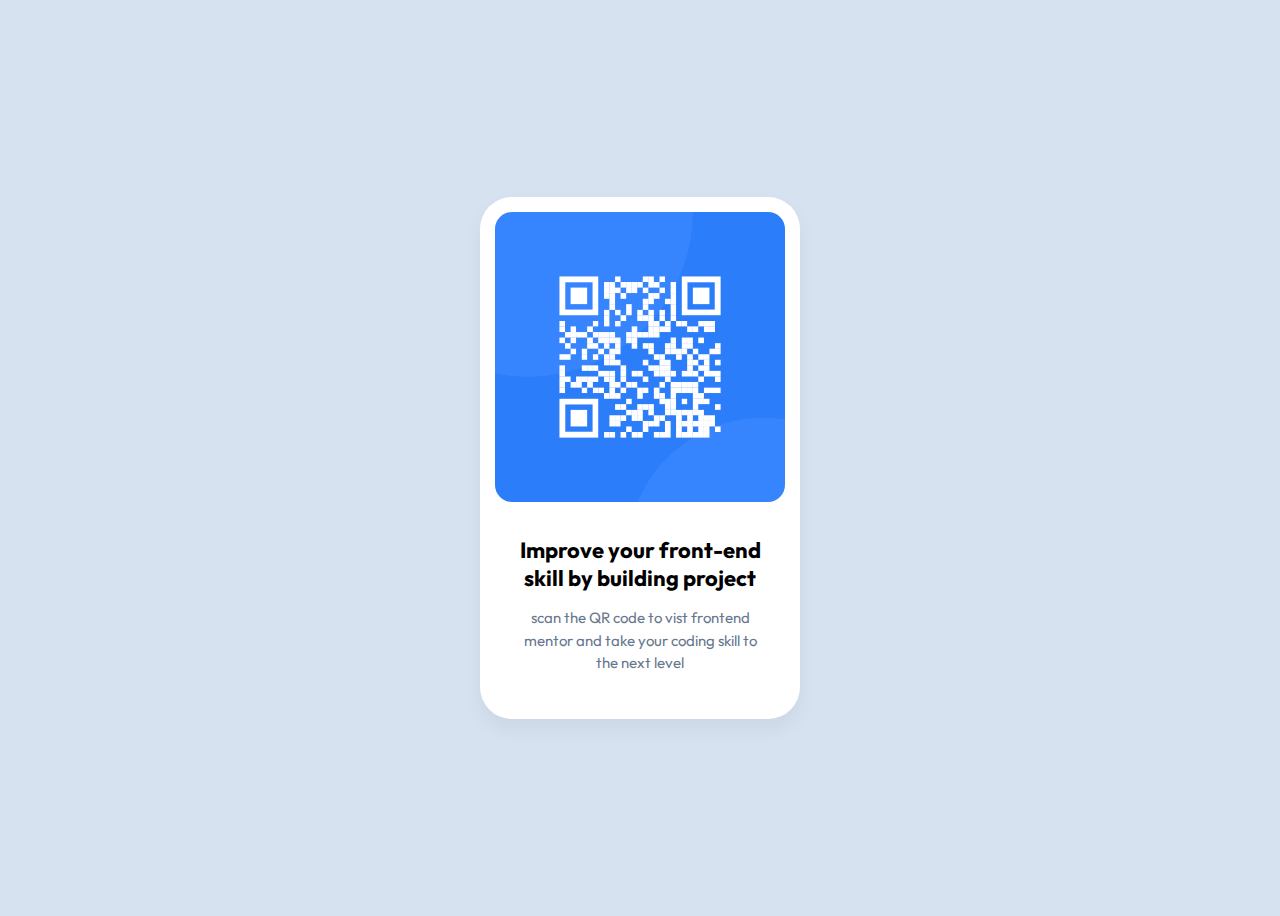
<file: index.html>
<!DOCTYPE html>
<html lang="en">
    <head>
        <meta charset="UTF-8">
        <meta name="viewport" content="width=device-width, initial-scale=1.0">
        <title>p5</title>
        <link rel="stylesheet" href="p5.css">
    </head>
    <body>
        <div class="card">
            <img src="img/image-qr-code.png" alt>
            <div class="content">
                <h1>Improve your front-end skill by building project </h1>
                <p>scan the QR code to vist frontend mentor and take your coding
                    skill to the next level </p>
            </div>
        </div>

    </body>
</html>
</file>
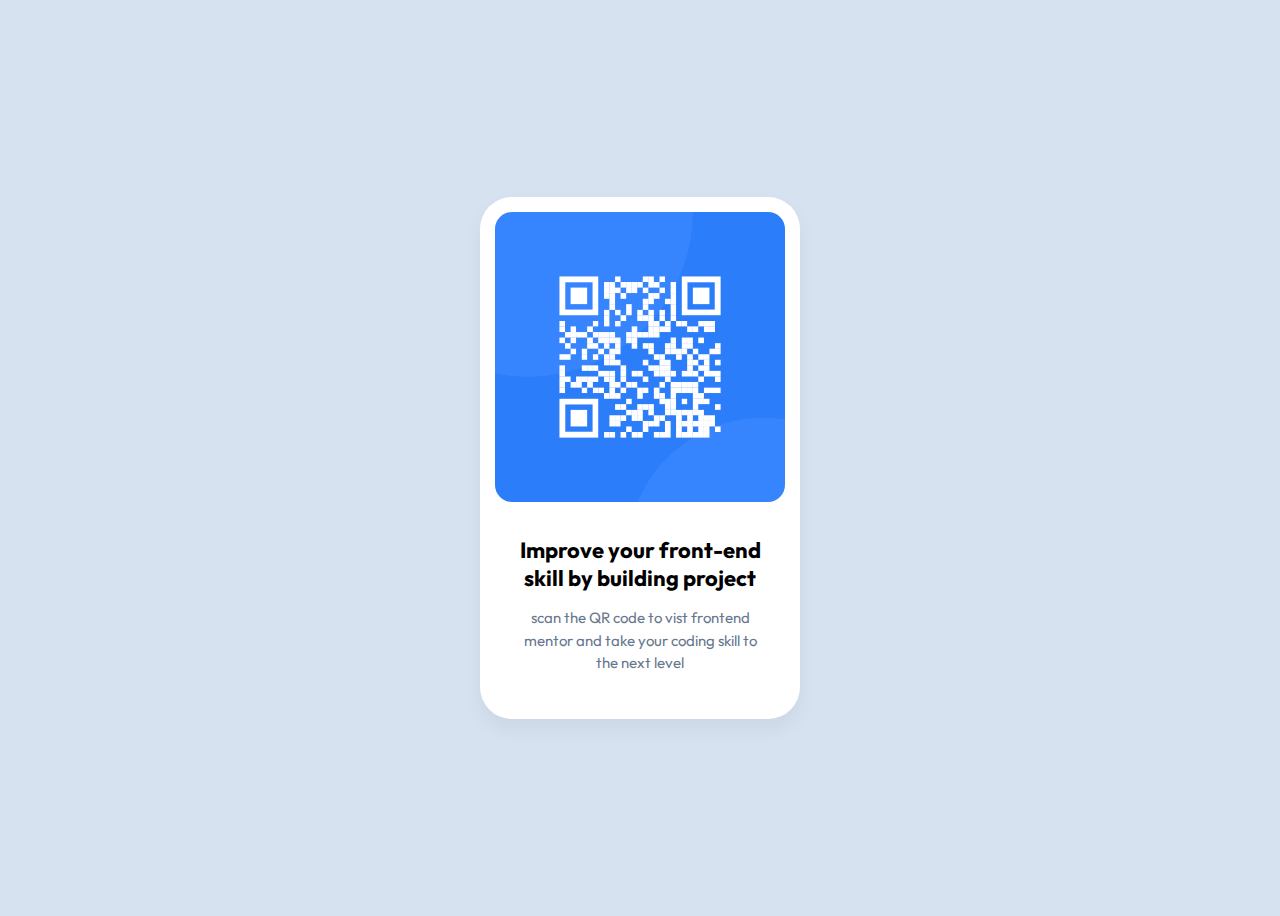
<file: p5.html>
<!DOCTYPE html>
<html lang="en">
    <head>
        <meta charset="UTF-8">
        <meta name="viewport" content="width=device-width, initial-scale=1.0">
        <title>p5</title>
        <link rel="stylesheet" href="p5.css">
    </head>
    <body>
        <div class="card">
            <img src="img/image-qr-code.png" alt>
            <div class="content">
                <h1>Improve your front-end skill by building project </h1>
                <p>scan the QR code to vist frontend mentor and take your coding
                    skill to the next level </p>
            </div>
        </div>

    </body>
</html>
</file>
<file: p5.css>
@import url("https://fonts.googleapis.com/css2?family=Outfit:wght@100..900&display=swap");

body {
  font-family: "Outfit", sans-serif;
  font-weight: 700;
  display: flex;
  align-items: center;
  justify-content: center;
  min-height: 100vh;
  background-color: hsl(212, 45%, 89%);
  font-size: 15px;
}
main {
  padding: 1.5rem;
}

.content {
  padding: 0rem 2rem;
  margin-bottom: 2.75rem;
}

img {
  width: 290px;
  padding: 15px;
  border-radius: 2rem;
}

.card h1 {
  font-weight: 700;
  font-size: 1.375rem;
}

.card {
  background-color: rgb(255, 255, 255);
  max-width: 320px;
  text-align: center;
  border-radius: 2rem;
  box-shadow: 0 10px 20px rgba(0, 0, 0, 0.05);
}

.card p {
  color: hsl(216, 15%, 48%);
  font-weight: 400;
  line-height: 1.5;
}

.card p,
h1 {
  font-size: 0.9375rem;
}
</file>
